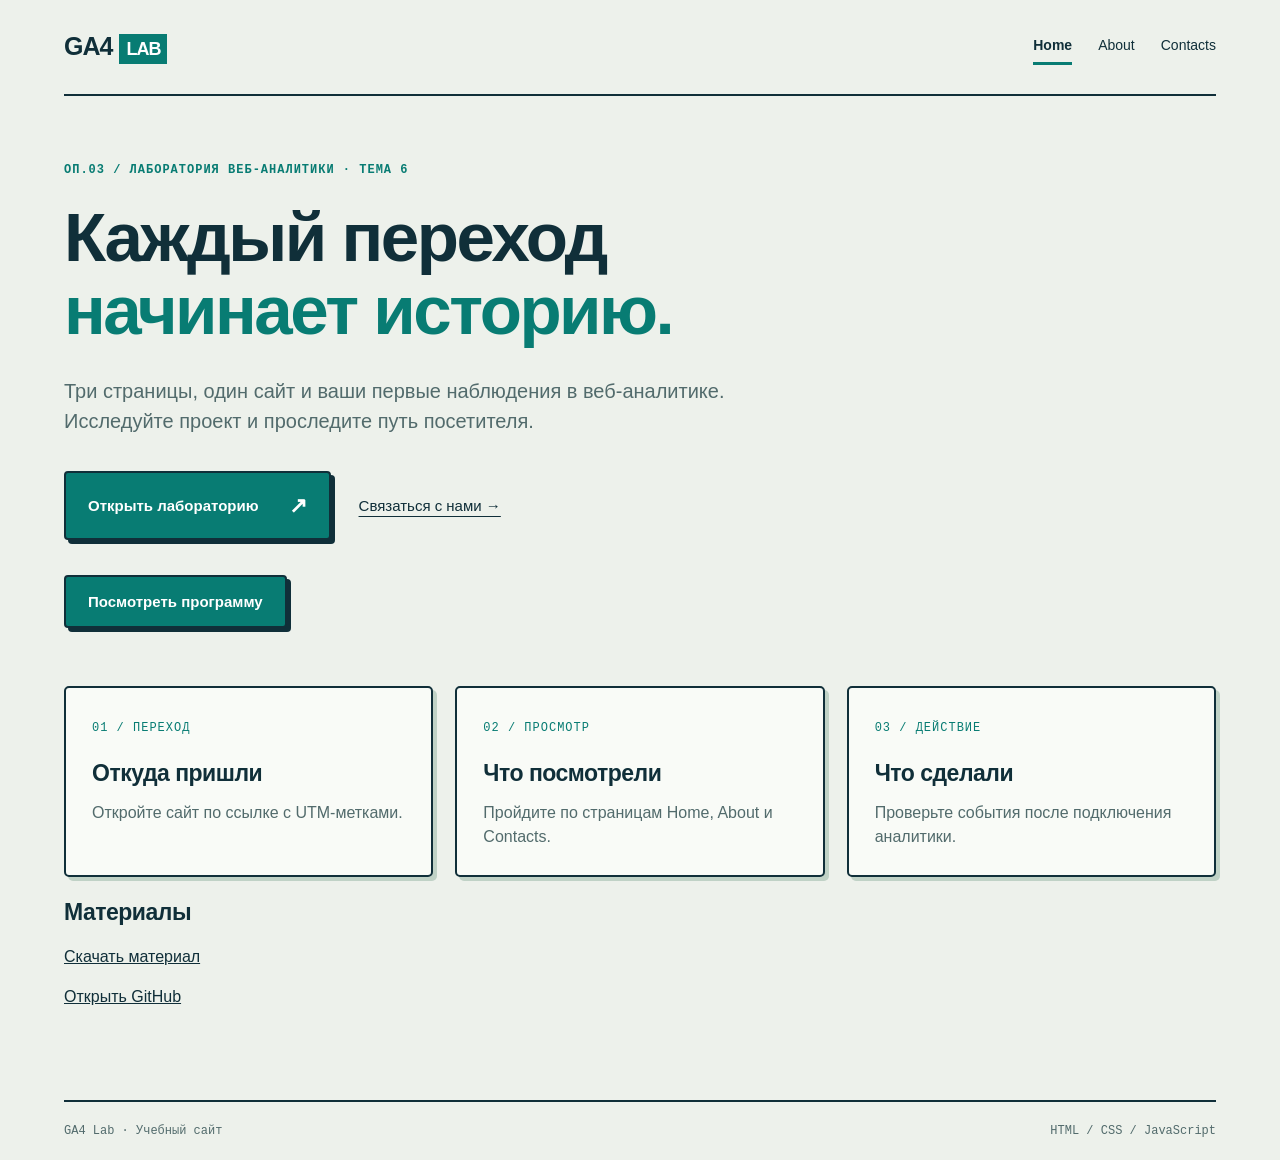
<file: index.html>
<!doctype html>
<html lang="ru">
<head>
  <!-- Google tag (gtag.js) -->
  <script async src="https://www.googletagmanager.com/gtag/js?id=G-XXXXXXXXXX"></script>
  <script>
    window.dataLayer = window.dataLayer || [];
    function gtag(){dataLayer.push(arguments);}
    gtag('js', new Date());

    gtag('config', 'G-XXXXXXXXXX');
  </script>

  <!-- На занятии вставьте Google Tag сразу после открывающего head. -->
  <meta charset="utf-8">
  <meta name="viewport" content="width=device-width, initial-scale=1">
  <meta name="description" content="Учебная лаборатория веб-аналитики: страницы, переходы и события.">
  <title>Home — GA4 Lab</title>
  <link rel="stylesheet" href="css/style.css">
  <script src="js/script.js" defer></script>
</head>
<body>
  <header><a class="brand" href="index.html">GA4<span>LAB</span></a><nav aria-label="Основная навигация"><a href="index.html" aria-current="page">Home</a><a href="about.html">About</a><a href="contacts.html">Contacts</a></nav></header>
  <main><p class="eyebrow">ОП.03 / ЛАБОРАТОРИЯ ВЕБ-АНАЛИТИКИ · ТЕМА 6</p><h1>Каждый переход<br><em>начинает историю.</em></h1><p class="lead">Три страницы, один сайт и ваши первые наблюдения в веб-аналитике. Исследуйте проект и проследите путь посетителя.</p>
<div class="actions"><a class="button" href="about.html">Открыть лабораторию <span>↗</span></a><a class="secondary" href="contacts.html">Связаться с нами →</a></div>
<div class="program">
  <button id="program-cta" class="button" type="button">
    Посмотреть программу
  </button>
  <div id="program-preview" hidden>
    <h2>Программа открыта</h2>
    <p>События, параметры, DebugView и ключевые действия.</p>
  </div>
</div>
<section class="cards" aria-label="Что можно изучить"><article><small>01 / ПЕРЕХОД</small><h2>Откуда пришли</h2><p>Откройте сайт по ссылке с UTM-метками.</p></article><article><small>02 / ПРОСМОТР</small><h2>Что посмотрели</h2><p>Пройдите по страницам Home, About и Contacts.</p></article><article><small>03 / ДЕЙСТВИЕ</small><h2>Что сделали</h2><p>Проверьте события после подключения аналитики.</p></article></section>
<section class="materials" aria-label="Материалы">
  <h2>Материалы</h2>
  <p>
    <a href="assets/analytics-guide.pdf" download>
      Скачать материал
    </a>
  </p>
  <p>
    <a href="https://github.com/" target="_blank" rel="noopener noreferrer">
      Открыть GitHub
    </a>
  </p>
</section>
</main>
  <footer><span>GA4 Lab · Учебный сайт</span><span>HTML / CSS / JavaScript</span></footer>
</body>
</html>
</file>
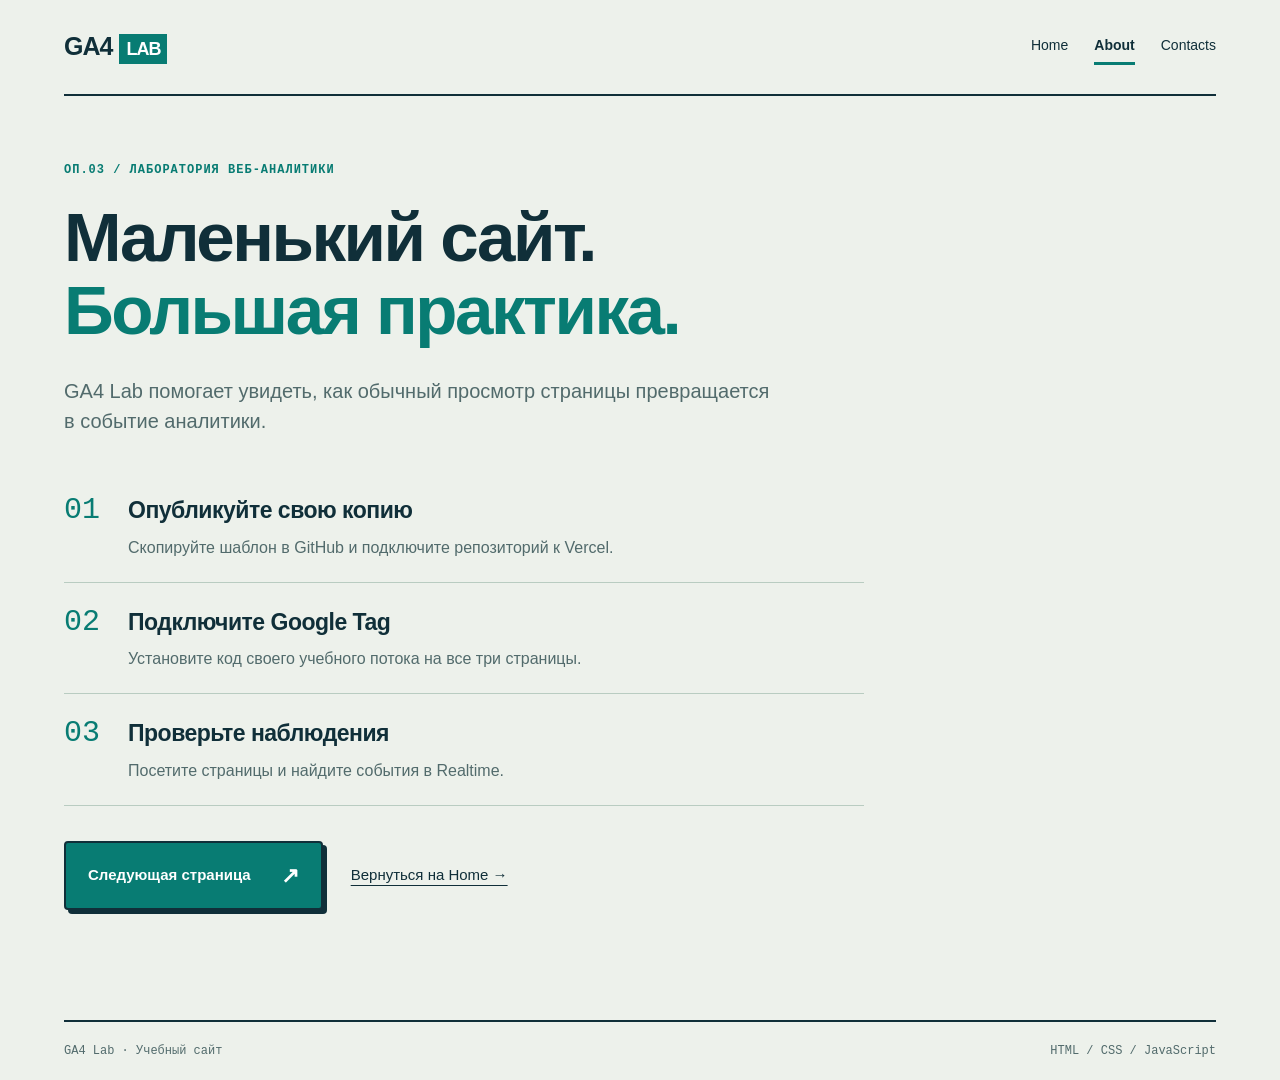
<file: about.html>
<!doctype html>
<html lang="ru">
<head>

  <!-- Google tag (gtag.js) -->
<script async src="https://www.googletagmanager.com/gtag/js?id=G-WB1W345TN2"></script>
<script>
  window.dataLayer = window.dataLayer || [];
  function gtag(){dataLayer.push(arguments);}
  gtag('js', new Date());

  gtag('config', 'G-WB1W345TN2');
</script>
  <!-- На занятии вставьте Google Tag сразу после открывающего head. -->
  <meta charset="utf-8">
  <meta name="viewport" content="width=device-width, initial-scale=1">
  <meta name="description" content="Учебная лаборатория веб-аналитики: страницы, переходы и события.">
  <title>About — GA4 Lab</title>
  <link rel="stylesheet" href="css/style.css">
  <script src="js/script.js" defer></script>
</head>
<body>
  <header><a class="brand" href="index.html">GA4<span>LAB</span></a><nav aria-label="Основная навигация"><a href="index.html">Home</a><a href="about.html" aria-current="page">About</a><a href="contacts.html">Contacts</a></nav></header>
  <main><p class="eyebrow">ОП.03 / ЛАБОРАТОРИЯ ВЕБ-АНАЛИТИКИ</p><h1>Маленький сайт.<br><em>Большая практика.</em></h1><p class="lead">GA4 Lab помогает увидеть, как обычный просмотр страницы превращается в событие аналитики.</p><section class="steps" aria-label="Этапы практики"><article><b>01</b><div><h2>Опубликуйте свою копию</h2><p>Скопируйте шаблон в GitHub и подключите репозиторий к Vercel.</p></div></article><article><b>02</b><div><h2>Подключите Google Tag</h2><p>Установите код своего учебного потока на все три страницы.</p></div></article><article><b>03</b><div><h2>Проверьте наблюдения</h2><p>Посетите страницы и найдите события в Realtime.</p></div></article></section><div class="actions"><a class="button" href="contacts.html">Следующая страница <span>↗</span></a><a class="secondary" href="index.html">Вернуться на Home →</a></div></main>
  <footer><span>GA4 Lab · Учебный сайт</span><span>HTML / CSS / JavaScript</span></footer>
</body>
</html>
</file>
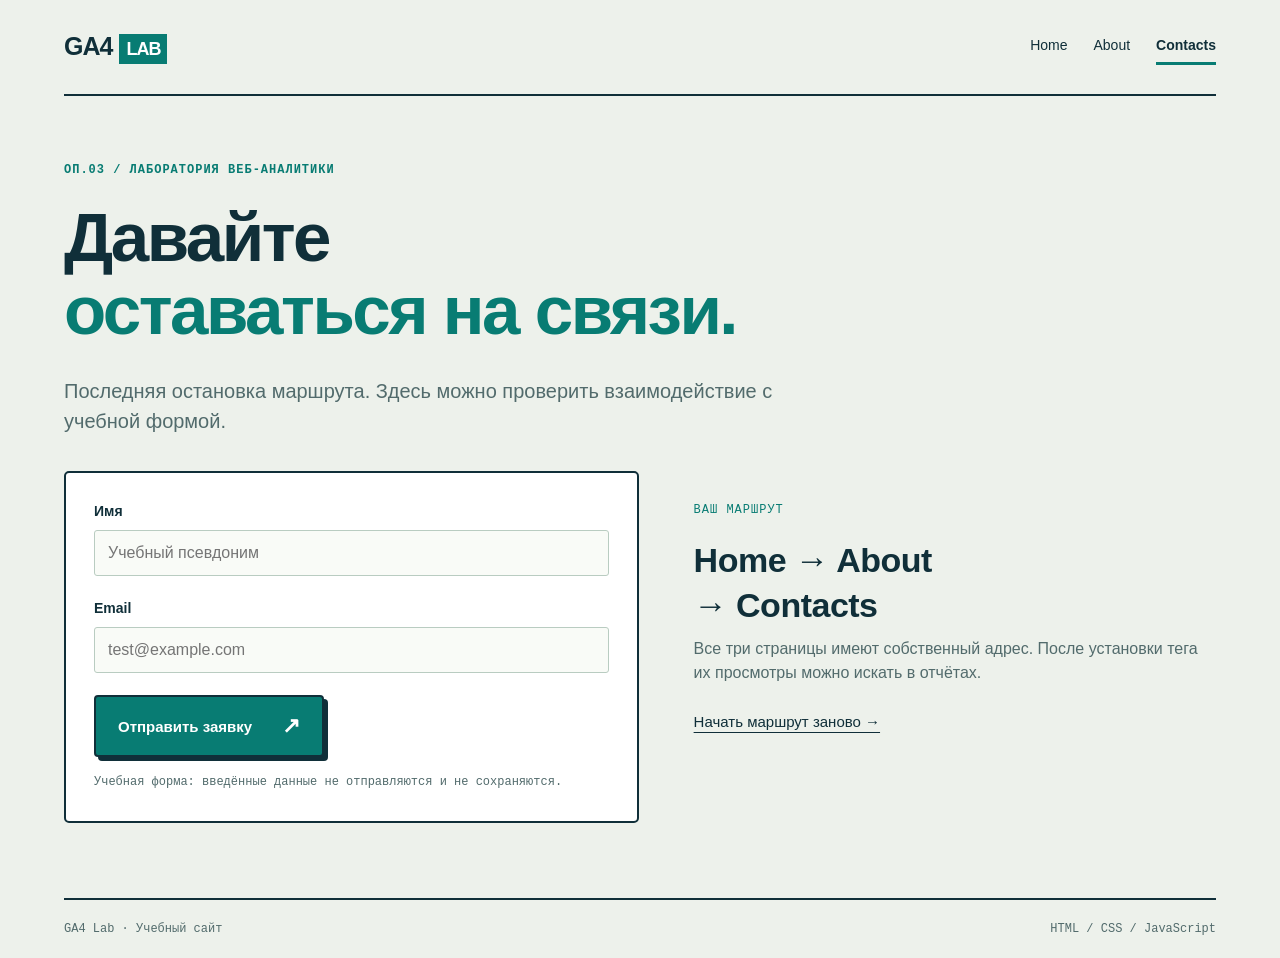
<file: contacts.html>
<!doctype html>
<html lang="ru">
<head>
  <!-- Google tag (gtag.js) -->
  <script async src="https://www.googletagmanager.com/gtag/js?id=G-XXXXXXXXXX"></script>
  <script>
    window.dataLayer = window.dataLayer || [];
    function gtag(){dataLayer.push(arguments);}
    gtag('js', new Date());

    gtag('config', 'G-XXXXXXXXXX');
  </script>

  <!-- На занятии вставьте Google Tag сразу после открывающего head. -->
  <meta charset="utf-8">
  <meta name="viewport" content="width=device-width, initial-scale=1">
  <meta name="description" content="Учебная лаборатория веб-аналитики: страницы, переходы и события.">
  <title>Contacts — GA4 Lab</title>
  <link rel="stylesheet" href="css/style.css">
  <script src="js/script.js" defer></script>
</head>
<body>
  <header><a class="brand" href="index.html">GA4<span>LAB</span></a><nav aria-label="Основная навигация"><a href="index.html">Home</a><a href="about.html">About</a><a href="contacts.html" aria-current="page">Contacts</a></nav></header>
  <main><p class="eyebrow">ОП.03 / ЛАБОРАТОРИЯ ВЕБ-АНАЛИТИКИ</p><h1>Давайте<br><em>оставаться на связи.</em></h1><p class="lead">Последняя остановка маршрута. Здесь можно проверить взаимодействие с учебной формой.</p><div class="contact-grid">
<form id="lead-form">
  <label for="visitor-name">Имя</label>
  <input id="visitor-name" name="name" autocomplete="off" placeholder="Учебный псевдоним" required maxlength="60">
  <label for="visitor-email">Email</label>
  <input id="visitor-email" name="email" type="email" autocomplete="off" placeholder="test@example.com" required>
  <button class="button" type="submit">Отправить заявку <span>↗</span></button>
  <p id="form-status" role="status"></p>
  <small>Учебная форма: введённые данные не отправляются и не сохраняются.</small>
</form>
<aside><span class="tag">ВАШ МАРШРУТ</span><h2>Home → About<br>→ Contacts</h2><p>Все три страницы имеют собственный адрес. После установки тега их просмотры можно искать в отчётах.</p><a class="secondary" href="index.html">Начать маршрут заново →</a></aside></div></main>
  <footer><span>GA4 Lab · Учебный сайт</span><span>HTML / CSS / JavaScript</span></footer>
</body>
</html>
</file>
<file: css/style.css>
:root{--ink:#102f39;--paper:#edf1eb;--accent:#087c73;--line:#b9ccc1;--muted:#526b6c}*{box-sizing:border-box}body{margin:0;background:var(--paper);color:var(--ink);font-family:Arial,Helvetica,sans-serif;line-height:1.5}a{color:inherit}header,main,footer{width:min(1160px,90%);margin:auto}header{display:flex;align-items:center;justify-content:space-between;padding:28px 0;border-bottom:2px solid var(--ink)}.brand{font-size:25px;font-weight:900;text-decoration:none;letter-spacing:-1px}.brand span{background:var(--accent);color:white;padding:5px 7px;margin-left:7px;font-size:18px}nav{display:flex;gap:26px}nav a{text-decoration:none;font-size:14px;padding:6px 0}nav a[aria-current]{border-bottom:3px solid var(--accent);font-weight:bold}main{padding:65px 0 75px;min-height:calc(100vh - 185px)}.eyebrow,small,.tag{font-family:monospace;font-size:12px;letter-spacing:1px}.eyebrow{color:var(--accent);font-weight:bold;margin:0 0 22px}h1{font-size:clamp(38px,5.4vw,72px);line-height:1.07;letter-spacing:-2.5px;margin:0 0 28px;font-weight:800}h1 em{font-style:normal;color:var(--accent)}.lead{font-size:20px;max-width:710px;color:var(--muted);margin-bottom:30px}.actions{display:flex;gap:28px;align-items:center;margin:35px 0}.button{display:inline-flex;justify-content:space-between;gap:30px;align-items:center;background:var(--accent);color:white;border:2px solid var(--ink);padding:16px 22px;border-radius:4px;text-decoration:none;font-size:15px;font-weight:bold;box-shadow:4px 4px 0 var(--ink);cursor:pointer}.button:hover{background:#075f59;transform:translateY(-2px)}.button span{font-size:22px}.secondary{text-underline-offset:5px;font-size:15px}.cards{display:grid;grid-template-columns:repeat(3,1fr);gap:22px;margin-top:58px}.cards article{padding:26px;background:#f9fbf7;border:2px solid var(--ink);border-radius:5px;box-shadow:4px 4px 0 #c0d2c6}.cards small{color:var(--accent)}h2{font-size:23px;letter-spacing:-.5px;margin:18px 0 10px}article p,aside p{color:var(--muted);margin:0}.steps{max-width:800px;margin:35px 0}.steps article{display:flex;gap:28px;padding:22px 0;border-bottom:1px solid var(--line)}.steps article>b{font:30px monospace;color:var(--accent)}.steps h2{margin:0 0 8px}.contact-grid{display:grid;grid-template-columns:1.1fr 1fr;gap:55px;margin-top:35px}form{background:white;border:2px solid var(--ink);border-radius:5px;padding:28px}label{display:block;font-weight:bold;font-size:14px;margin-bottom:8px}input,select{width:100%;padding:13px;font:16px Arial;border:1px solid var(--line);border-radius:3px;background:#f9fbf7;margin-bottom:22px}form small{display:block;color:var(--muted);letter-spacing:0;line-height:1.6}#form-status{color:var(--accent);font-weight:bold}aside{padding:25px 0}.tag{color:var(--accent)}aside h2{font-size:34px;line-height:1.3}aside p{margin-bottom:25px}footer{border-top:2px solid var(--ink);padding:22px 0;display:flex;justify-content:space-between;font:12px monospace;color:var(--muted)}:focus-visible{outline:3px solid #df9509;outline-offset:5px}@media(max-width:700px){header{padding:22px 0}nav{gap:14px}nav a{font-size:12px}main{padding:38px 0}h1{letter-spacing:-1.5px}.lead{font-size:17px}.cards,.contact-grid{grid-template-columns:1fr;gap:20px}.cards{margin-top:38px}.actions{align-items:flex-start;flex-direction:column;gap:22px}footer{gap:12px;flex-wrap:wrap}.contact-grid{gap:10px}}@media(prefers-reduced-motion:no-preference){main{animation:appear .45s ease}.button{transition:background .15s,transform .15s}@keyframes appear{from{opacity:0;transform:translateY(12px)}to{opacity:1;transform:none}}}
</file>
